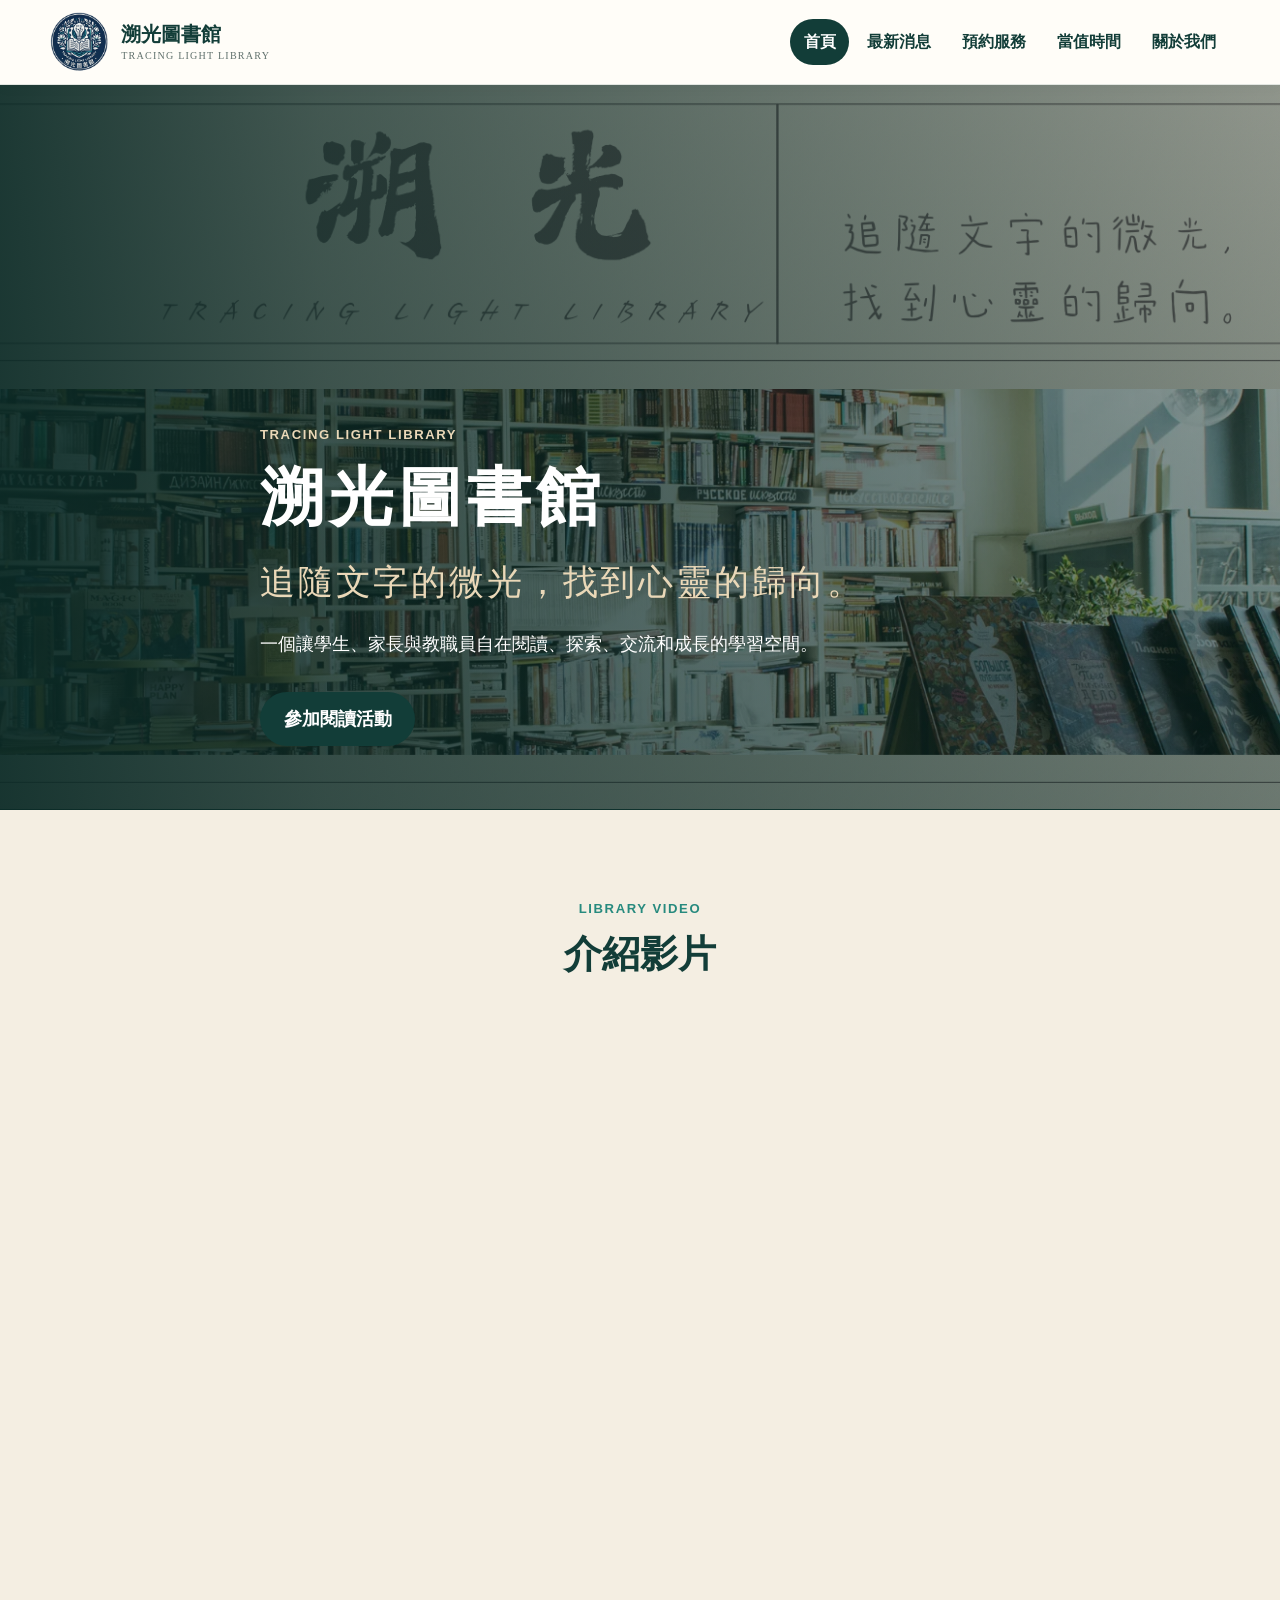
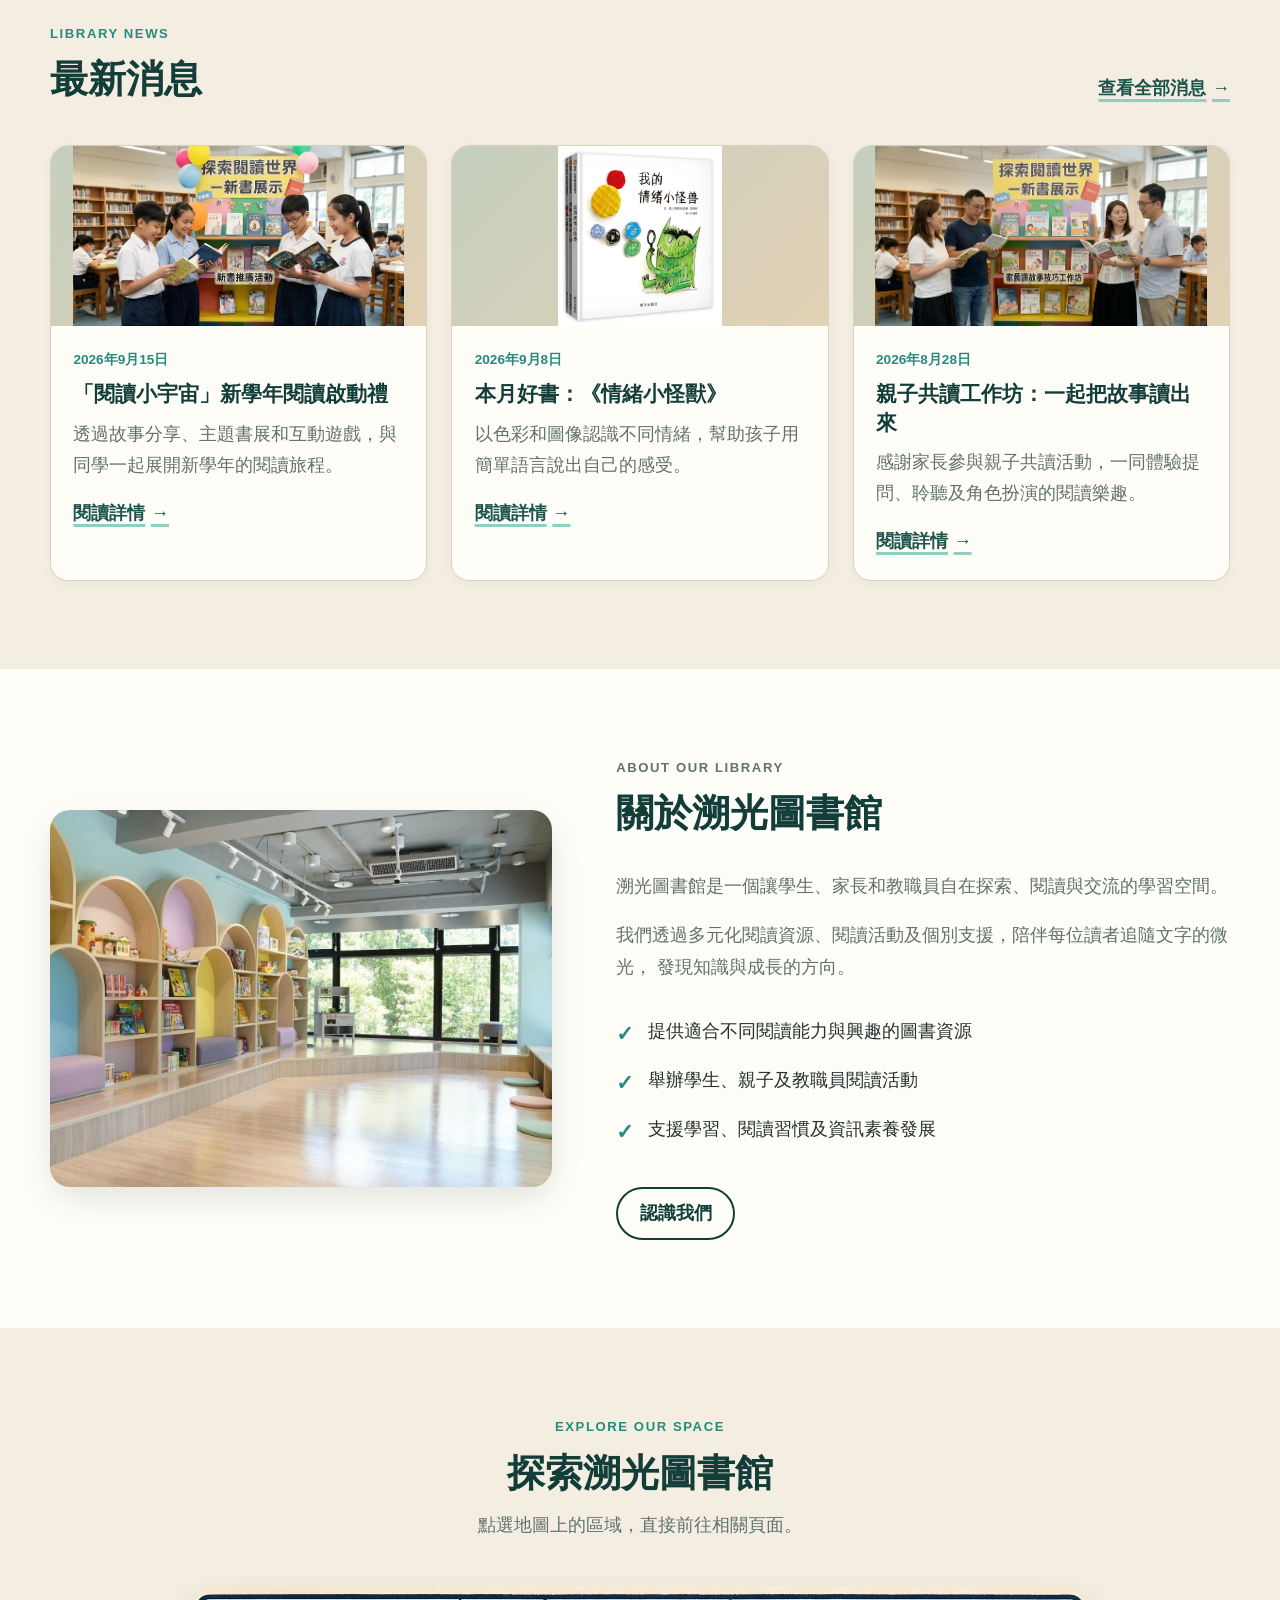
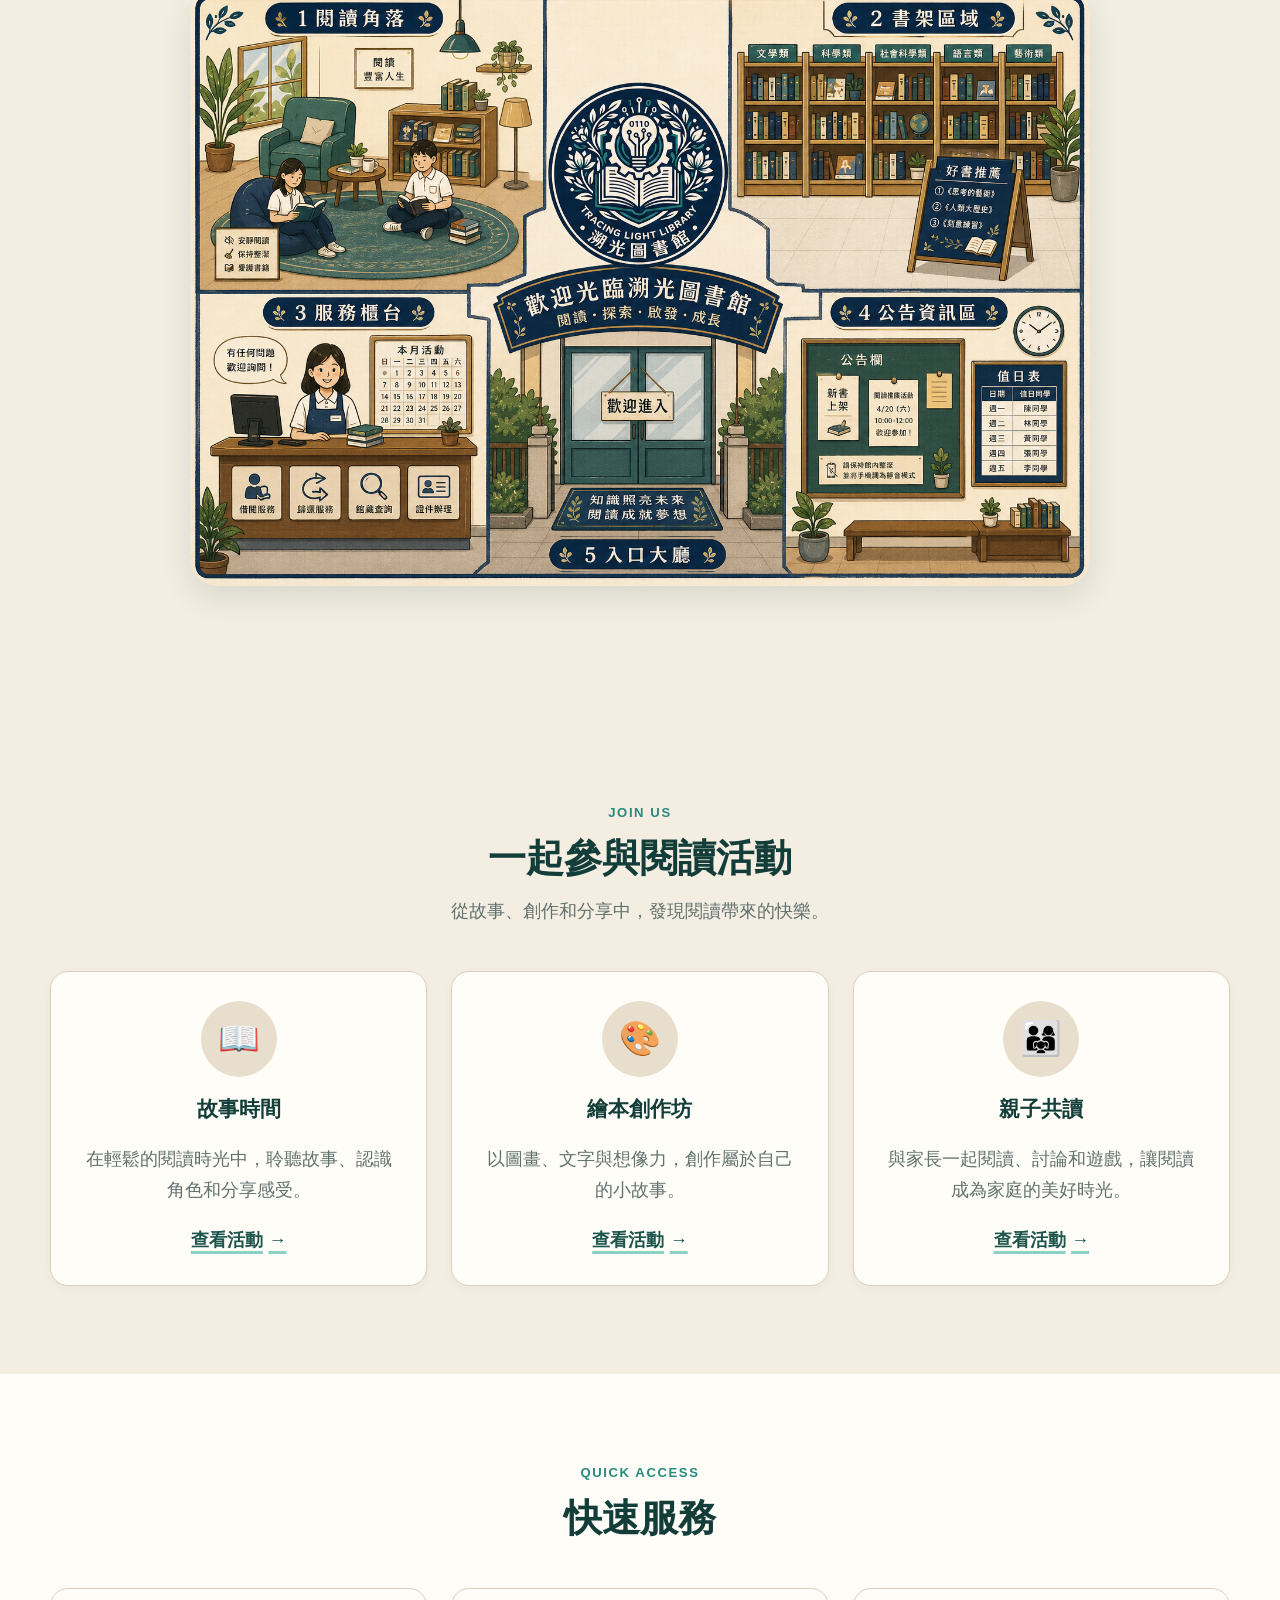
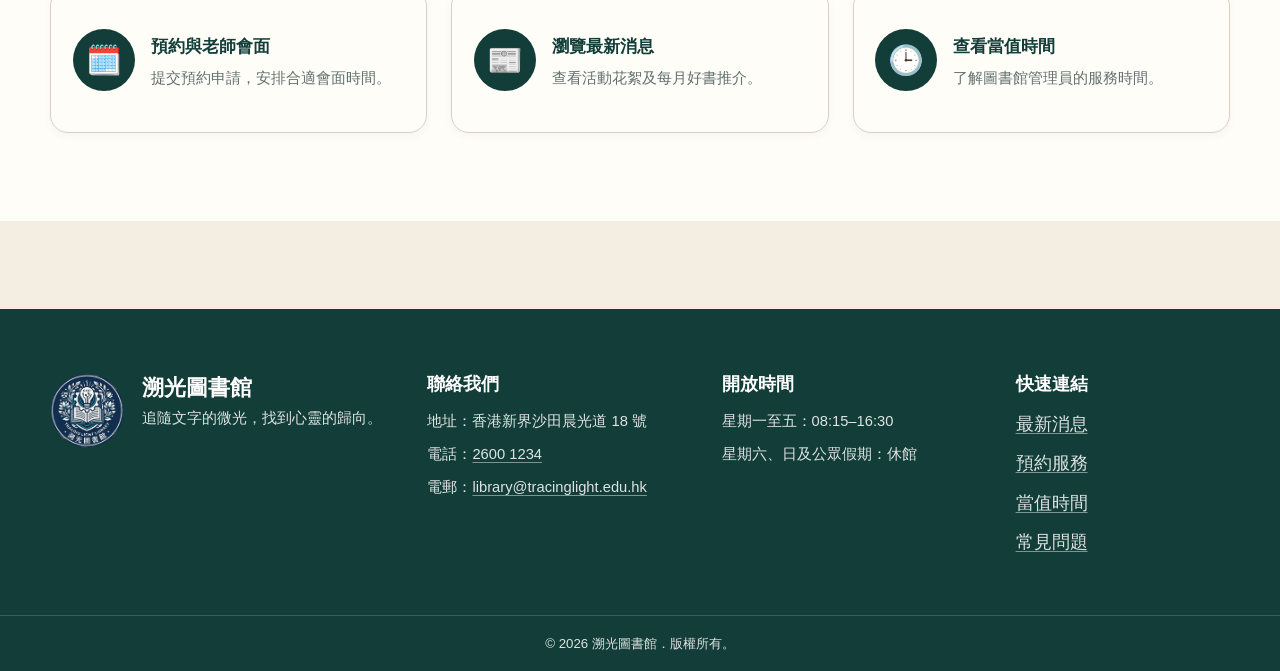
<file: index.html>
<!DOCTYPE html>
<html lang="zh-Hant">
<head>
  <meta charset="UTF-8">
  <meta name="viewport" content="width=device-width, initial-scale=1.0">
  <meta
    name="description"
    content="溯光圖書館為學生、家長及教職員提供閱讀推廣、學習資源、預約服務及圖書館資訊。"
  >
  <title>溯光圖書館｜首頁</title>

  <link rel="stylesheet" href="css/style.css">
  <script src="js/main.js" defer></script>
</head>

<body>
  <a class="skip-link" href="#main-content">跳至主要內容</a>

  <div id="header-placeholder"></div>

  <main id="main-content">
    <section class="hero" aria-labelledby="hero-title">
      <div class="hero-image">
        <img
          src="images/banner.png"
          alt="陽光照進圖書館，書架上擺放各類圖書"
        >
      </div>

      <div class="container hero-content" style="margin-top: 275px;">
        <p class="eyebrow">Tracing Light Library</p>
        <h1 id="hero-title">溯光圖書館</h1>
        <p class="hero-slogan">追隨文字的微光，找到心靈的歸向。</p>
        <p class="hero-description">
          一個讓學生、家長與教職員自在閱讀、探索、交流和成長的學習空間。
        </p>

        <a class="button button-primary" href="#reading-activities">參加閱讀活動</a>
      </div>
    </section>
    <!-- a section for emb youtube video -->
    <section class="section video-section" aria-labelledby="video-section-title">
      <div class="container">
        <div class="section-heading centered-heading">
          <p class="eyebrow">Library Video</p>
          <h2 id="video-section-title">介紹影片</h2>
        </div>

        <div class="video-wrapper">
          <!-- auto play -->
          <iframe
            width="100%"
            height="500px"
            src="https://www.youtube.com/embed/A6urnRc3DFU?autoplay=1&mute=1"
            title="介紹影片"
            frameborder="0"
            allowfullscreen
          ></iframe>
        </div>
      </div>
    <section class="section news-preview" aria-labelledby="news-preview-title">
      <div class="container">
        <div class="section-heading">
          <div>
            <p class="eyebrow">Library News</p>
            <h2 id="news-preview-title">最新消息</h2>
          </div>

          <a class="text-link" href="news.html">查看全部消息</a>
        </div>

        <div class="card-grid three-columns">
          <article class="news-card">
            <div class="card-image-placeholder" aria-hidden="true">
              <img src="images/閱讀小宇宙-front.jpg" alt="故事時間活動現場" style="height: 180px;" />
            </div>
            <div class="card-content">
              <time datetime="2026-09-15">2026年9月15日</time>
              <h3>「閱讀小宇宙」新學年閱讀啟動禮</h3>
              <p>透過故事分享、主題書展和互動遊戲，與同學一起展開新學年的閱讀旅程。</p>
              <a class="text-link" href="news.html">閱讀詳情</a>
            </div>
          </article>

          <article class="news-card">
            <div class="card-image-placeholder" aria-hidden="true">
              <span>
                <img src="images/情緒小怪獸.png" alt="故事時間活動現場" style="height: 180px;" />
              </span>
            </div>
            <div class="card-content">
              <time datetime="2026-09-08">2026年9月8日</time>
              <h3>本月好書：《情緒小怪獸》</h3>
              <p>以色彩和圖像認識不同情緒，幫助孩子用簡單語言說出自己的感受。</p>
              <a class="text-link" href="news.html">閱讀詳情</a>
            </div>
          </article>

          <article class="news-card">
            <div class="card-image-placeholder" aria-hidden="true">
              <span>
                <img src="images/親子共讀工作坊-2.png" alt="故事時間活動現場" style="height: 180px;" />
              </span>
            </div>
            <div class="card-content">
              <time datetime="2026-08-28">2026年8月28日</time>
              <h3>親子共讀工作坊：一起把故事讀出來</h3>
              <p>感謝家長參與親子共讀活動，一同體驗提問、聆聽及角色扮演的閱讀樂趣。</p>
              <a class="text-link" href="news.html">閱讀詳情</a>
            </div>
          </article>
        </div>
      </div>
    </section>

    <section class="section library-intro" aria-labelledby="library-intro-title">
      <div class="container two-column-layout">
        <div class="intro-visual" aria-hidden="true">
          <!-- if the image is not quite the right size, the image will height: 100% and only show the center portion -->
          <img src="images/library-intro.jpeg" alt="溯光圖書館內部空間，學生在書架間閱讀" style="height: 100%; border-radius: 20px" />
        </div>

        <div class="intro-content">
          <p class="eyebrow">About Our Library</p>
          <h2 id="library-intro-title">關於溯光圖書館</h2>
          <p>
            溯光圖書館是一個讓學生、家長和教職員自在探索、閱讀與交流的學習空間。
          </p>
          <p>
            我們透過多元化閱讀資源、閱讀活動及個別支援，陪伴每位讀者追隨文字的微光，
            發現知識與成長的方向。
          </p>

          <ul class="feature-list">
            <li>提供適合不同閱讀能力與興趣的圖書資源</li>
            <li>舉辦學生、親子及教職員閱讀活動</li>
            <li>支援學習、閱讀習慣及資訊素養發展</li>
          </ul>

          <a class="button button-secondary" href="about-us.html">認識我們</a>
        </div>
      </div>
    </section>

    <section class="section library-map" aria-labelledby="library-map-title">
      <div class="container">
        <div class="section-heading centered-heading">
          <p class="eyebrow">Explore Our Space</p>
          <h2 id="library-map-title">探索溯光圖書館</h2>
          <p>點選地圖上的區域，直接前往相關頁面。</p>
        </div>

        <div class="map-visual">
          <img
            src="images/library-floorplan.png"
            alt="溯光圖書館空間導覽圖，包含閱讀角、書架區、服務櫃檯、資訊牌及入口"
            usemap="#library-floorplan-map"
          >

          <map name="library-floorplan-map">
            <area
              shape="rect"
              coords="0,0,350,310"
              href="index.html"
              alt="閱讀角：前往首頁了解閱讀活動"
              title="閱讀角：前往首頁了解閱讀活動"
            >
            <area
              shape="rect"
              coords="530,0,1160,310"
              href="news.html"
              alt="書架區：前往最新消息查看好書推介"
              title="書架區：前往最新消息查看好書推介"
            >
            <area
              shape="rect"
              coords="0,310,300,760"
              href="reserve.html"
              alt="服務櫃檯：前往預約服務頁面"
              title="服務櫃檯：前往預約服務頁面"
            >
            <area
              shape="rect"
              coords="590,310,1160,760"
              href="schedule.html"
              alt="資訊牌：前往當值時間頁面"
              title="資訊牌：前往當值時間頁面"
            >
            <area
              shape="rect"
              coords="0,0,1200,1200"
              href="about-us.html"
              alt="入口與歡迎牌：前往關於我們頁面"
              title="入口與歡迎牌：前往關於我們頁面"
            >
          </map>
        </div>
      </div>
    </section>

    <section id="reading-activities" class="section reading-activities" aria-labelledby="activities-title">
      <div class="container">
        <div class="section-heading centered-heading">
          <p class="eyebrow">Join Us</p>
          <h2 id="activities-title">一起參與閱讀活動</h2>
          <p>從故事、創作和分享中，發現閱讀帶來的快樂。</p>
        </div>

        <div class="card-grid three-columns">
          <article class="activity-card">
            <div class="activity-icon" aria-hidden="true">📖</div>
            <h3>故事時間</h3>
            <p>在輕鬆的閱讀時光中，聆聽故事、認識角色和分享感受。</p>
            <a class="text-link" href="news.html">查看活動</a>
          </article>

          <article class="activity-card">
            <div class="activity-icon" aria-hidden="true">🎨</div>
            <h3>繪本創作坊</h3>
            <p>以圖畫、文字與想像力，創作屬於自己的小故事。</p>
            <a class="text-link" href="news.html">查看活動</a>
          </article>

          <article class="activity-card">
            <div class="activity-icon" aria-hidden="true">👨‍👩‍👧</div>
            <h3>親子共讀</h3>
            <p>與家長一起閱讀、討論和遊戲，讓閱讀成為家庭的美好時光。</p>
            <a class="text-link" href="news.html">查看活動</a>
          </article>
        </div>
      </div>
    </section>

    <section class="section quick-actions" aria-labelledby="quick-actions-title">
      <div class="container">
        <div class="section-heading centered-heading">
          <p class="eyebrow">Quick Access</p>
          <h2 id="quick-actions-title">快速服務</h2>
        </div>

        <div class="card-grid three-columns">
          <a class="action-card" href="reserve.html">
            <span class="action-icon" aria-hidden="true">🗓️</span>
            <span class="action-content">
              <strong>預約與老師會面</strong>
              <small>提交預約申請，安排合適會面時間。</small>
            </span>
          </a>

          <a class="action-card" href="news.html">
            <span class="action-icon" aria-hidden="true">📰</span>
            <span class="action-content">
              <strong>瀏覽最新消息</strong>
              <small>查看活動花絮及每月好書推介。</small>
            </span>
          </a>

          <a class="action-card" href="schedule.html">
            <span class="action-icon" aria-hidden="true">🕒</span>
            <span class="action-content">
              <strong>查看當值時間</strong>
              <small>了解圖書館管理員的服務時間。</small>
            </span>
          </a>
        </div>
      </div>
    </section>
  </main>

  <div id="footer-placeholder"></div>
</body>
</html>
</file>
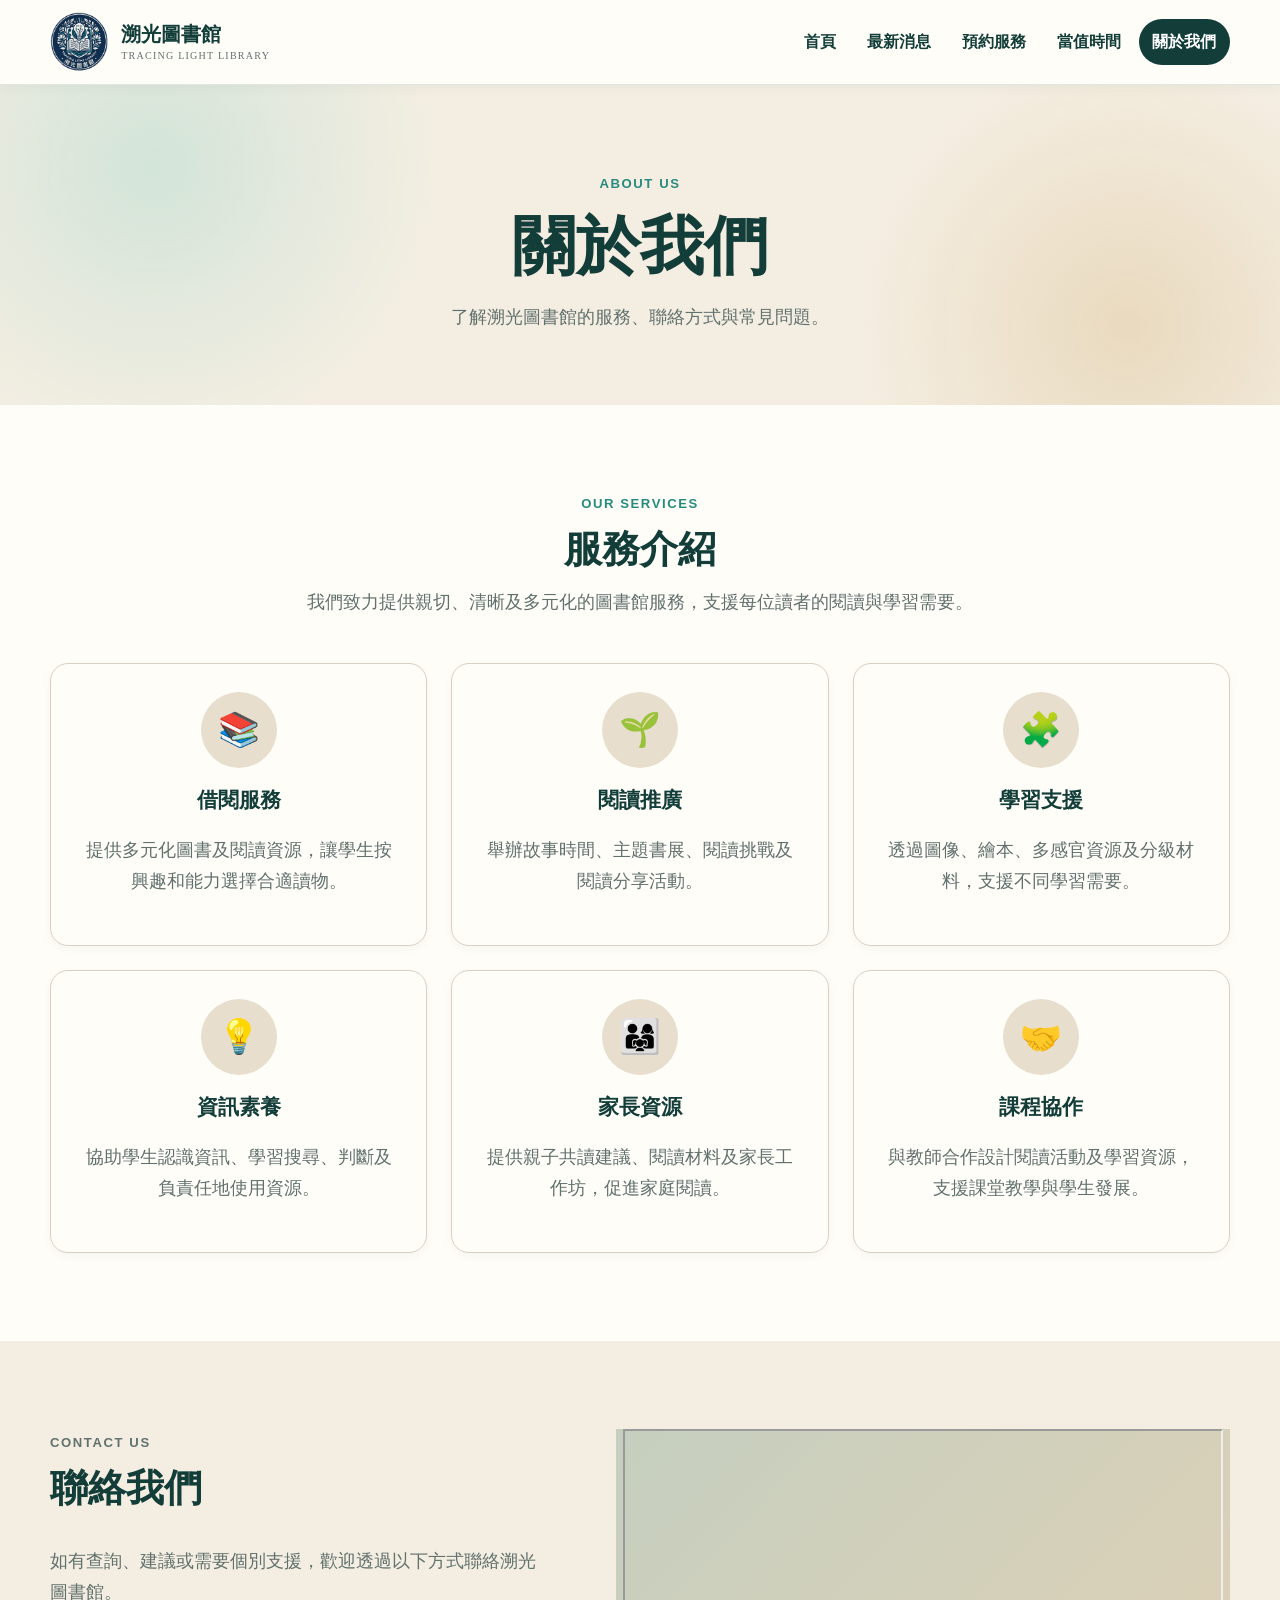
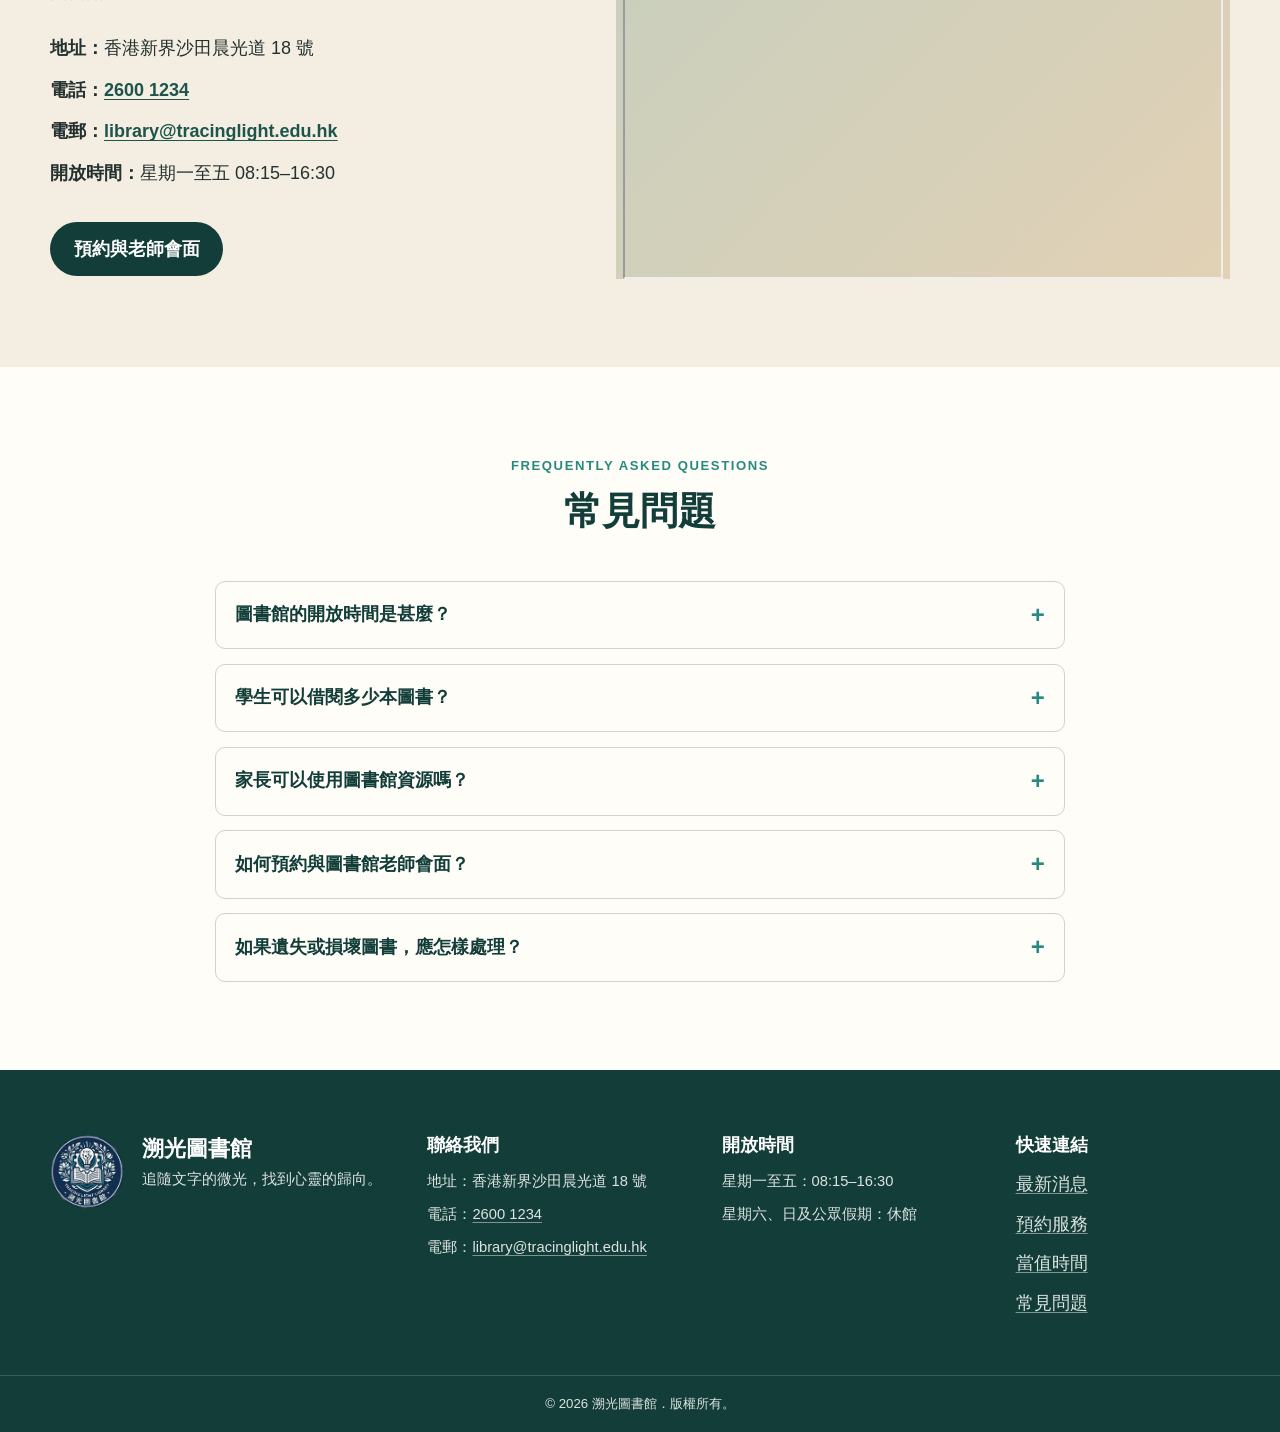
<file: about-us.html>
<!DOCTYPE html>
<html lang="zh-Hant">
<head>
  <meta charset="UTF-8">
  <meta name="viewport" content="width=device-width, initial-scale=1.0">
  <meta
    name="description"
    content="認識溯光圖書館的服務、聯絡方法及常見問題。"
  >
  <title>關於我們｜溯光圖書館</title>

  <link rel="stylesheet" href="css/style.css">
  <script src="js/main.js" defer></script>
</head>

<body>
  <a class="skip-link" href="#main-content">跳至主要內容</a>

  <div id="header-placeholder"></div>

  <main id="main-content">
    <section class="page-banner" aria-labelledby="page-title">
      <div class="container">
        <p class="eyebrow">About Us</p>
        <h1 id="page-title">關於我們</h1>
        <p>了解溯光圖書館的服務、聯絡方式與常見問題。</p>
      </div>
    </section>

    <section class="section services-section" aria-labelledby="services-title">
      <div class="container">
        <div class="section-heading centered-heading">
          <p class="eyebrow">Our Services</p>
          <h2 id="services-title">服務介紹</h2>
          <p>我們致力提供親切、清晰及多元化的圖書館服務，支援每位讀者的閱讀與學習需要。</p>
        </div>

        <div class="card-grid three-columns">
          <article class="service-card">
            <div class="service-icon" aria-hidden="true">📚</div>
            <h3>借閱服務</h3>
            <p>提供多元化圖書及閱讀資源，讓學生按興趣和能力選擇合適讀物。</p>
          </article>

          <article class="service-card">
            <div class="service-icon" aria-hidden="true">🌱</div>
            <h3>閱讀推廣</h3>
            <p>舉辦故事時間、主題書展、閱讀挑戰及閱讀分享活動。</p>
          </article>

          <article class="service-card">
            <div class="service-icon" aria-hidden="true">🧩</div>
            <h3>學習支援</h3>
            <p>透過圖像、繪本、多感官資源及分級材料，支援不同學習需要。</p>
          </article>

          <article class="service-card">
            <div class="service-icon" aria-hidden="true">💡</div>
            <h3>資訊素養</h3>
            <p>協助學生認識資訊、學習搜尋、判斷及負責任地使用資源。</p>
          </article>

          <article class="service-card">
            <div class="service-icon" aria-hidden="true">👨‍👩‍👧</div>
            <h3>家長資源</h3>
            <p>提供親子共讀建議、閱讀材料及家長工作坊，促進家庭閱讀。</p>
          </article>

          <article class="service-card">
            <div class="service-icon" aria-hidden="true">🤝</div>
            <h3>課程協作</h3>
            <p>與教師合作設計閱讀活動及學習資源，支援課堂教學與學生發展。</p>
          </article>
        </div>
      </div>
    </section>

    <section id="contact" class="section contact-section" aria-labelledby="contact-title">
      <div class="container two-column-layout">
        <div class="contact-content">
          <p class="eyebrow">Contact Us</p>
          <h2 id="contact-title">聯絡我們</h2>
          <p>如有查詢、建議或需要個別支援，歡迎透過以下方式聯絡溯光圖書館。</p>

          <address class="contact-details">
            <p><strong>地址：</strong>香港新界沙田晨光道 18 號</p>
            <p><strong>電話：</strong><a href="tel:+85226001234">2600 1234</a></p>
            <p><strong>電郵：</strong><a href="mailto:library@tracinglight.edu.hk">library@tracinglight.edu.hk</a></p>
            <p><strong>開放時間：</strong>星期一至五 08:15–16:30</p>
          </address>

          <a class="button button-primary" href="reserve.html">預約與老師會面</a>
        </div>

        <!-- embed google map -->
        <div id="location-map" class="map-placeholder" role="img" aria-label="溯光圖書館位置地圖" data-lat="22.3850" data-lng="114.1900" data-zoom="16">
          <span>正在載入地圖...</span>
          <small>如無法顯示，請稍後重新整理或改用 Google Maps</small>
        </div>
      </div>
    </section>

    <section id="faq" class="section faq-section" aria-labelledby="faq-title">
      <div class="container narrow-container">
        <div class="section-heading centered-heading">
          <p class="eyebrow">Frequently Asked Questions</p>
          <h2 id="faq-title">常見問題</h2>
        </div>

        <div class="faq-list">
          <details class="faq-item">
            <summary>圖書館的開放時間是甚麼？</summary>
            <p>圖書館於星期一至五上午 8 時 15 分至下午 4 時 30 分開放；星期六、日及公眾假期休館。</p>
          </details>

          <details class="faq-item">
            <summary>學生可以借閱多少本圖書？</summary>
            <p>示範安排為每位學生每次可借閱六本圖書，借閱期為兩星期；實際安排可按校內規則調整。</p>
          </details>

          <details class="faq-item">
            <summary>家長可以使用圖書館資源嗎？</summary>
            <p>可以。家長可在開放時間到訪，或先透過預約服務與圖書館老師聯絡，以了解適合親子共讀的資源。</p>
          </details>

          <details class="faq-item">
            <summary>如何預約與圖書館老師會面？</summary>
            <p>請前往「預約服務」頁面填寫表格，圖書館老師會盡快與你確認會面安排。</p>
          </details>

          <details class="faq-item">
            <summary>如果遺失或損壞圖書，應怎樣處理？</summary>
            <p>請盡快通知圖書館老師。我們會按圖書的情況與家長或學生商討合適的處理方法。</p>
          </details>
        </div>
      </div>
    </section>
  </main>

  <div id="footer-placeholder"></div>
</body>
</html>
</file>
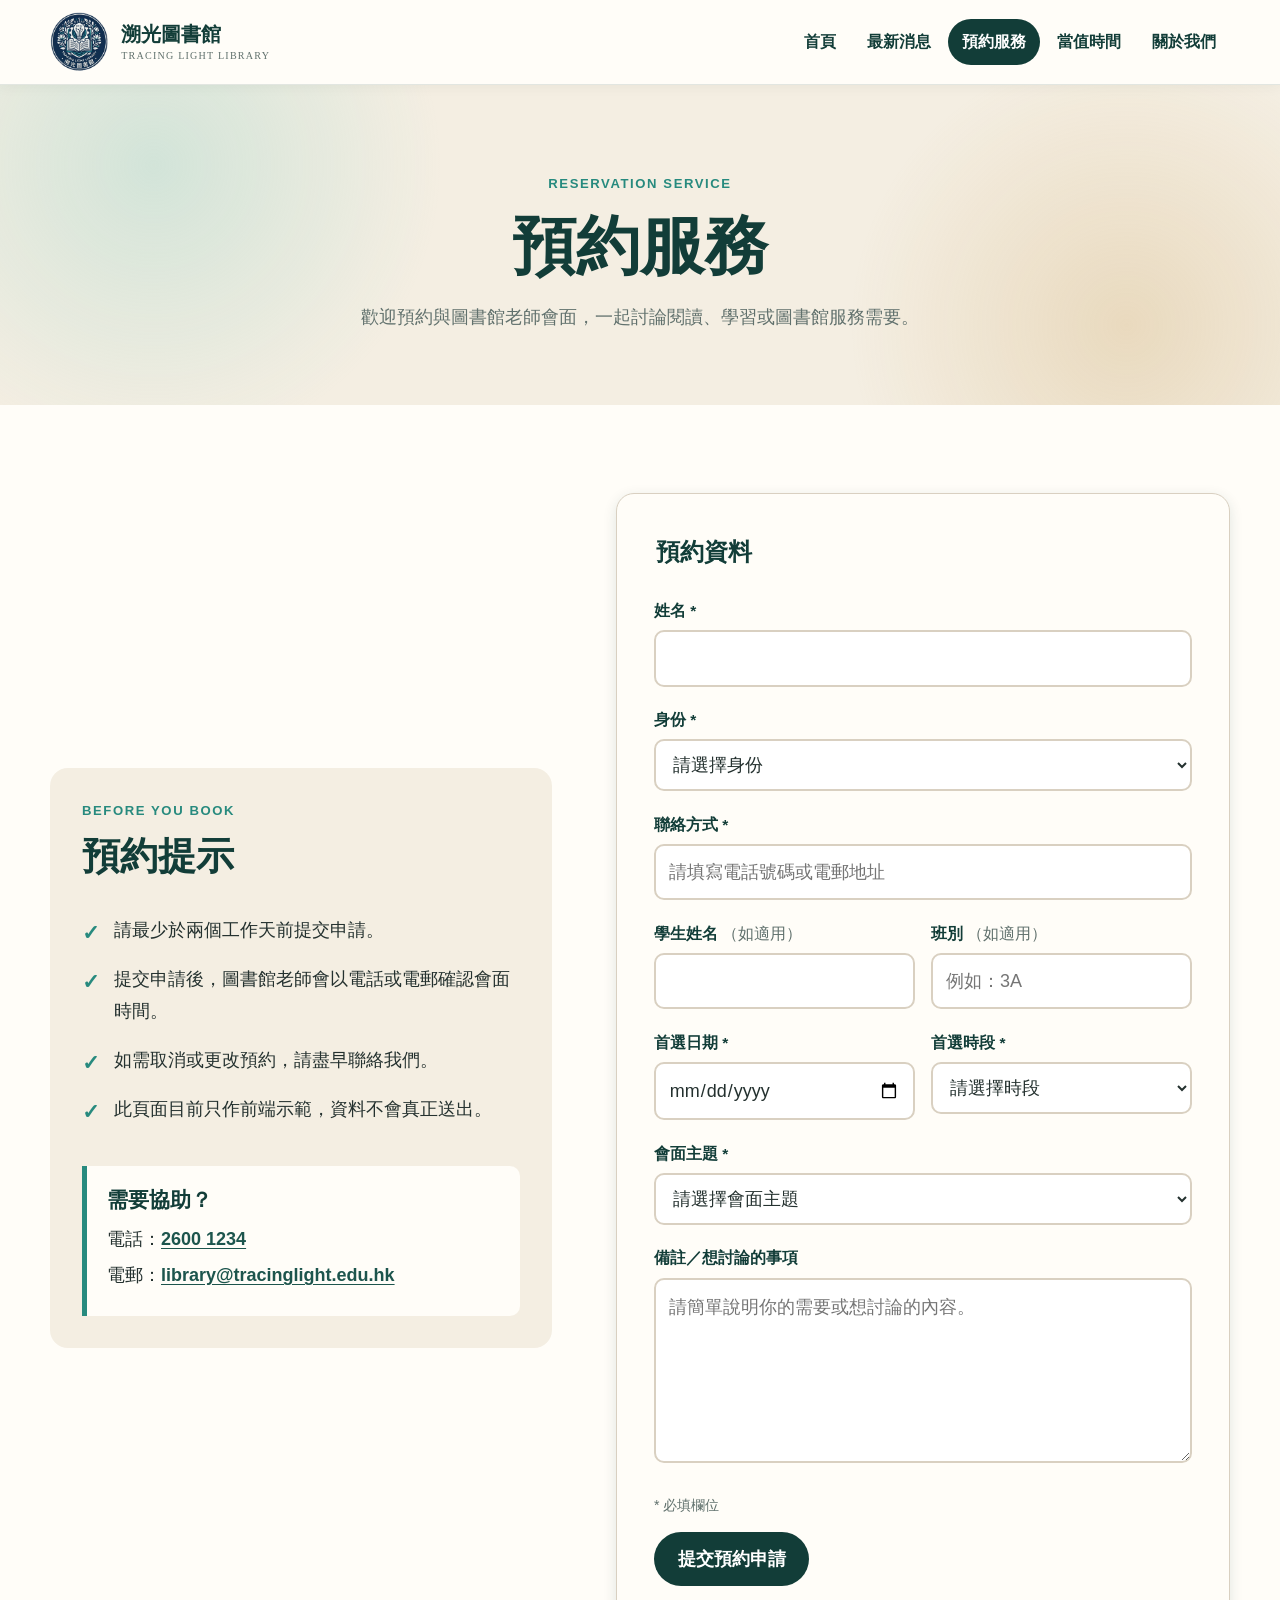
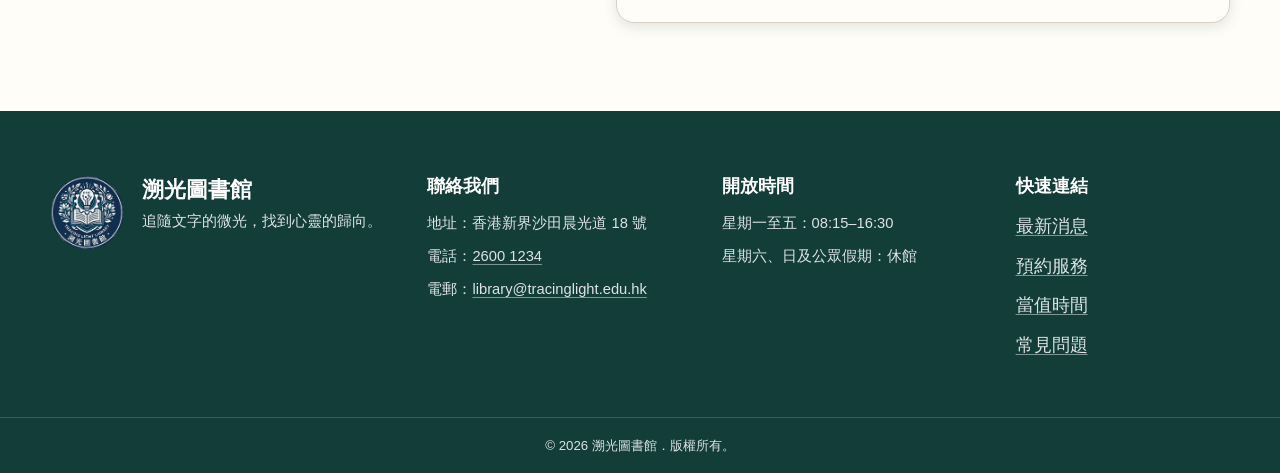
<file: reserve.html>
<!DOCTYPE html>
<html lang="zh-Hant">
<head>
  <meta charset="UTF-8">
  <meta name="viewport" content="width=device-width, initial-scale=1.0">
  <meta
    name="description"
    content="使用溯光圖書館預約服務，申請與圖書館老師會面。"
  >
  <title>預約服務｜溯光圖書館</title>

  <link rel="stylesheet" href="css/style.css">
  <script src="js/main.js" defer></script>
</head>

<body>
  <a class="skip-link" href="#main-content">跳至主要內容</a>

  <div id="header-placeholder"></div>

  <main id="main-content">
    <section class="page-banner" aria-labelledby="page-title">
      <div class="container">
        <p class="eyebrow">Reservation Service</p>
        <h1 id="page-title">預約服務</h1>
        <p>歡迎預約與圖書館老師會面，一起討論閱讀、學習或圖書館服務需要。</p>
      </div>
    </section>

    <section class="section reservation-section">
      <div class="container two-column-layout">
        <aside class="reservation-info" aria-labelledby="reservation-info-title">
          <p class="eyebrow">Before You Book</p>
          <h2 id="reservation-info-title">預約提示</h2>

          <ul class="feature-list">
            <li>請最少於兩個工作天前提交申請。</li>
            <li>提交申請後，圖書館老師會以電話或電郵確認會面時間。</li>
            <li>如需取消或更改預約，請盡早聯絡我們。</li>
            <li>此頁面目前只作前端示範，資料不會真正送出。</li>
          </ul>

          <div class="contact-box">
            <h3>需要協助？</h3>
            <p>電話：<a href="tel:+85226001234">2600 1234</a></p>
            <p>電郵：<a href="mailto:library@tracinglight.edu.hk">library@tracinglight.edu.hk</a></p>
          </div>
        </aside>

        <div class="reservation-form-wrapper">
          <form id="reservation-form" class="reservation-form" action="#" method="post">
            <fieldset>
              <legend>預約資料</legend>

              <div class="form-group">
                <label for="name">姓名 <span aria-hidden="true">*</span></label>
                <input id="name" name="name" type="text" autocomplete="name" required>
              </div>

              <div class="form-group">
                <label for="identity">身份 <span aria-hidden="true">*</span></label>
                <select id="identity" name="identity" required>
                  <option value="">請選擇身份</option>
                  <option value="student">學生</option>
                  <option value="parent">家長</option>
                  <option value="staff">教職員</option>
                  <option value="other">其他</option>
                </select>
              </div>

              <div class="form-group">
                <label for="contact-method">聯絡方式 <span aria-hidden="true">*</span></label>
                <input
                  id="contact-method"
                  name="contact-method"
                  type="text"
                  placeholder="請填寫電話號碼或電郵地址"
                  required
                >
              </div>

              <div class="form-row">
                <div class="form-group">
                  <label for="student-name">學生姓名 <span class="optional">（如適用）</span></label>
                  <input id="student-name" name="student-name" type="text">
                </div>

                <div class="form-group">
                  <label for="student-class">班別 <span class="optional">（如適用）</span></label>
                  <input id="student-class" name="student-class" type="text" placeholder="例如：3A">
                </div>
              </div>

              <div class="form-row">
                <div class="form-group">
                  <label for="reservation-date">首選日期 <span aria-hidden="true">*</span></label>
                  <input id="reservation-date" name="reservation-date" type="date" required>
                </div>

                <div class="form-group">
                  <label for="reservation-time">首選時段 <span aria-hidden="true">*</span></label>
                  <select id="reservation-time" name="reservation-time" required>
                    <option value="">請選擇時段</option>
                    <option value="morning">上午 09:00–10:00</option>
                    <option value="late-morning">上午 10:30–11:30</option>
                    <option value="afternoon">下午 14:00–15:00</option>
                    <option value="late-afternoon">下午 15:30–16:30</option>
                  </select>
                </div>
              </div>

              <div class="form-group">
                <label for="meeting-topic">會面主題 <span aria-hidden="true">*</span></label>
                <select id="meeting-topic" name="meeting-topic" required>
                  <option value="">請選擇會面主題</option>
                  <option value="reading-support">閱讀支援</option>
                  <option value="book-recommendation">圖書推介</option>
                  <option value="learning-resources">學習資源</option>
                  <option value="library-service">圖書館服務</option>
                  <option value="other">其他</option>
                </select>
              </div>

              <div class="form-group">
                <label for="message">備註／想討論的事項</label>
                <textarea
                  id="message"
                  name="message"
                  rows="5"
                  placeholder="請簡單說明你的需要或想討論的內容。"
                ></textarea>
              </div>

              <p class="required-note"><span aria-hidden="true">*</span> 必填欄位</p>

              <button class="button button-primary" type="submit">提交預約申請</button>
            </fieldset>
          </form>

          <div
            id="form-success-message"
            class="form-success-message"
            role="status"
            aria-live="polite"
            hidden
          >
            <h2>已收到你的預約申請！</h2>
            <p>感謝你的填寫。圖書館老師會盡快以你提供的聯絡方式回覆。</p>
          </div>
        </div>
      </div>
    </section>
  </main>

  <div id="footer-placeholder"></div>
</body>
</html>
</file>
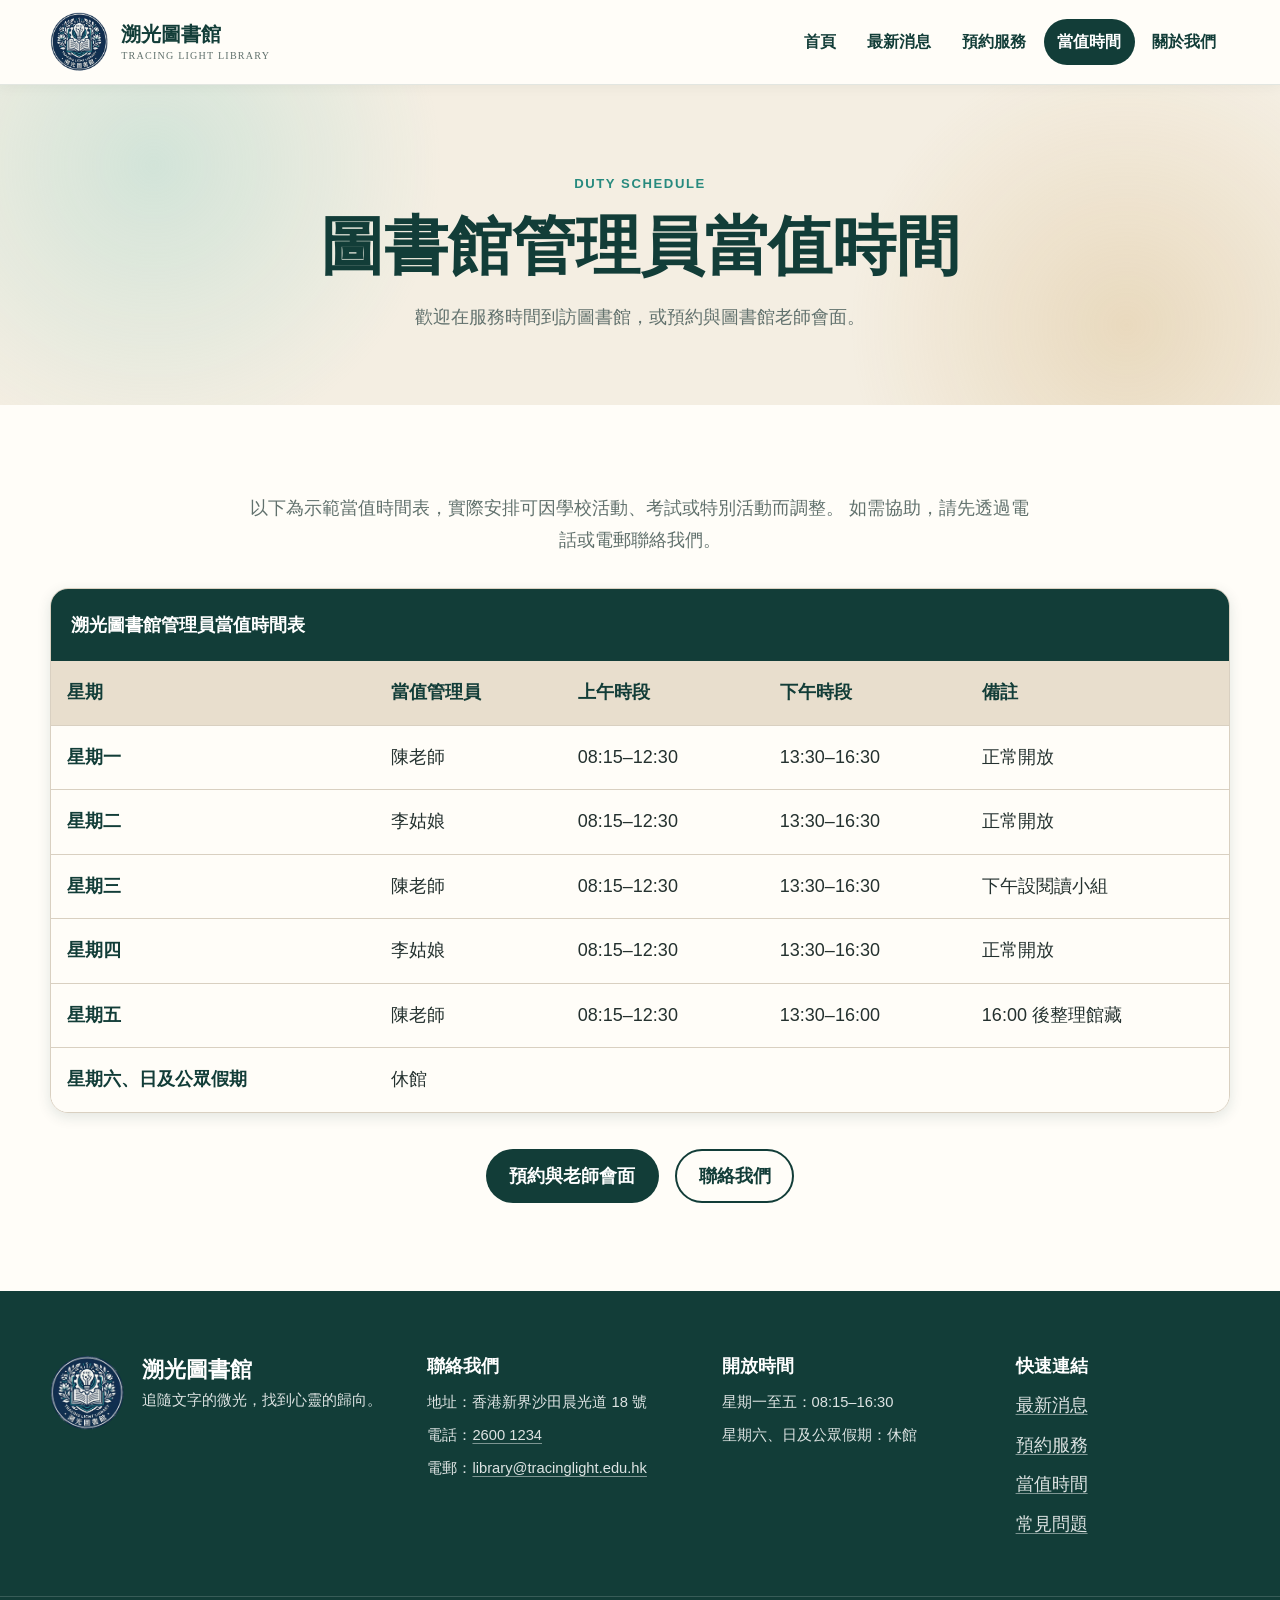
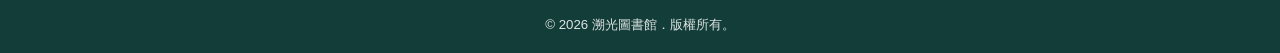
<file: schedule.html>
<!DOCTYPE html>
<html lang="zh-Hant">
<head>
  <meta charset="UTF-8">
  <meta name="viewport" content="width=device-width, initial-scale=1.0">
  <meta
    name="description"
    content="查看溯光圖書館管理員當值時間及圖書館開放安排。"
  >
  <title>當值時間｜溯光圖書館</title>

  <link rel="stylesheet" href="css/style.css">
  <script src="js/main.js" defer></script>
</head>

<body>
  <a class="skip-link" href="#main-content">跳至主要內容</a>

  <div id="header-placeholder"></div>

  <main id="main-content">
    <section class="page-banner" aria-labelledby="page-title">
      <div class="container">
        <p class="eyebrow">Duty Schedule</p>
        <h1 id="page-title">圖書館管理員當值時間</h1>
        <p>歡迎在服務時間到訪圖書館，或預約與圖書館老師會面。</p>
      </div>
    </section>

    <section class="section schedule-section">
      <div class="container">
        <div class="schedule-intro">
          <p>
            以下為示範當值時間表，實際安排可因學校活動、考試或特別活動而調整。
            如需協助，請先透過電話或電郵聯絡我們。
          </p>
        </div>

        <div class="table-wrapper" tabindex="0">
          <table class="schedule-table">
            <caption>溯光圖書館管理員當值時間表</caption>
            <thead>
              <tr>
                <th scope="col">星期</th>
                <th scope="col">當值管理員</th>
                <th scope="col">上午時段</th>
                <th scope="col">下午時段</th>
                <th scope="col">備註</th>
              </tr>
            </thead>

            <tbody>
              <tr>
                <th scope="row">星期一</th>
                <td>陳老師</td>
                <td>08:15–12:30</td>
                <td>13:30–16:30</td>
                <td>正常開放</td>
              </tr>

              <tr>
                <th scope="row">星期二</th>
                <td>李姑娘</td>
                <td>08:15–12:30</td>
                <td>13:30–16:30</td>
                <td>正常開放</td>
              </tr>

              <tr>
                <th scope="row">星期三</th>
                <td>陳老師</td>
                <td>08:15–12:30</td>
                <td>13:30–16:30</td>
                <td>下午設閱讀小組</td>
              </tr>

              <tr>
                <th scope="row">星期四</th>
                <td>李姑娘</td>
                <td>08:15–12:30</td>
                <td>13:30–16:30</td>
                <td>正常開放</td>
              </tr>

              <tr>
                <th scope="row">星期五</th>
                <td>陳老師</td>
                <td>08:15–12:30</td>
                <td>13:30–16:00</td>
                <td>16:00 後整理館藏</td>
              </tr>

              <tr>
                <th scope="row">星期六、日及公眾假期</th>
                <td colspan="4">休館</td>
              </tr>
            </tbody>
          </table>
        </div>

        <div class="schedule-actions">
          <a class="button button-primary" href="reserve.html">預約與老師會面</a>
          <a class="button button-secondary" href="about-us.html#contact">聯絡我們</a>
        </div>
      </div>
    </section>
  </main>

  <div id="footer-placeholder"></div>
</body>
</html>
</file>
<file: css/style.css>
/* =========================
   溯光圖書館｜全域設定
   ========================= */

:root {
  --color-forest-900: #123d38;
  --color-forest-800: #1d554d;
  --color-forest-700: #2c6a60;
  --color-teal-600: #278a7e;
  --color-teal-300: #8ccfc5;
  --color-cream-50: #fbf8f1;
  --color-cream-100: #f4eee2;
  --color-cream-200: #e8decd;
  --color-paper: #fffdf8;
  --color-navy: #102e4d;
  --color-ink: #24312f;
  --color-muted: #61716d;
  --color-white: #ffffff;
  --color-gold: #c99d54;
  --color-gold-light: #ead8b8;
  --color-success-bg: #e3f3ea;
  --color-success-text: #185a38;
  --color-border: #d9d0c1;
  --color-shadow: rgba(18, 61, 56, 0.12);

  --font-family:
    "Noto Sans TC", "PingFang TC", "Microsoft JhengHei",
    "Heiti TC", sans-serif;

  --radius-small: 10px;
  --radius-medium: 18px;
  --radius-large: 28px;

  --shadow-small: 0 4px 14px var(--color-shadow);
  --shadow-medium: 0 12px 30px var(--color-shadow);

  --transition: 180ms ease;
  --container-width: 1180px;
}

/* =========================
   基本重設
   ========================= */

* {
  box-sizing: border-box;
}

html {
  scroll-behavior: smooth;
}

body {
  min-width: 320px;
  margin: 0;
  overflow-x: hidden;
  background-color: var(--color-cream-50);
  color: var(--color-ink);
  font-family: var(--font-family);
  font-size: 18px;
  line-height: 1.75;
}

img {
  display: block;
  max-width: 100%;
}

a {
  color: inherit;
  text-decoration: none;
}

button,
input,
select,
textarea {
  font: inherit;
}

button {
  cursor: pointer;
}

ul {
  padding-left: 1.35rem;
}

h1,
h2,
h3,
p {
  margin-top: 0;
}

h1,
h2,
h3 {
  color: var(--color-forest-900);
  font-weight: 700;
  line-height: 1.35;
}

h1 {
  font-size: clamp(2.3rem, 5vw, 4.4rem);
}

h2 {
  font-size: clamp(1.7rem, 3vw, 2.5rem);
}

h3 {
  font-size: 1.3rem;
}

::selection {
  background: var(--color-teal-300);
  color: var(--color-forest-900);
}

/* =========================
   通用版面
   ========================= */

.container {
  width: min(calc(100% - 2.5rem), var(--container-width));
  margin-inline: auto;
}

.narrow-container {
  width: min(calc(100% - 2.5rem), 850px);
  margin-inline: auto;
}

.section {
  padding: 5.5rem 0;
}

.section:nth-of-type(even) {
  background-color: var(--color-cream-100);
}

.two-column-layout {
  display: grid;
  grid-template-columns: minmax(0, 0.9fr) minmax(0, 1.1fr);
  gap: clamp(2rem, 5vw, 5rem);
  align-items: center;
}

.card-grid {
  display: grid;
  gap: 1.5rem;
}

.three-columns {
  grid-template-columns: repeat(3, minmax(0, 1fr));
}

.section-heading {
  display: flex;
  align-items: end;
  justify-content: space-between;
  gap: 1.5rem;
  margin-bottom: 2.5rem;
}

.section-heading h2 {
  margin-bottom: 0;
}

.centered-heading {
  display: block;
  max-width: 740px;
  margin: 0 auto 2.75rem;
  text-align: center;
}

.centered-heading h2 {
  margin-bottom: 0.75rem;
}

.centered-heading p:last-child {
  margin-bottom: 0;
  color: var(--color-muted);
}

.eyebrow {
  margin-bottom: 0.45rem;
  color: var(--color-teal-600);
  font-size: 0.82rem;
  font-weight: 800;
  letter-spacing: 0.12em;
  text-transform: uppercase;
}

/* =========================
   無障礙輔助
   ========================= */

.skip-link {
  position: fixed;
  z-index: 9999;
  top: 0.75rem;
  left: 0.75rem;
  padding: 0.7rem 1rem;
  transform: translateY(-180%);
  border-radius: var(--radius-small);
  background-color: var(--color-navy);
  color: var(--color-white);
  font-weight: 700;
  transition: transform var(--transition);
}

.skip-link:focus {
  transform: translateY(0);
}

a:focus-visible,
button:focus-visible,
input:focus-visible,
select:focus-visible,
textarea:focus-visible,
details:focus-visible {
  outline: 4px solid var(--color-gold);
  outline-offset: 4px;
}

/* =========================
   按鈕與文字連結
   ========================= */

.button {
  display: inline-flex;
  min-height: 52px;
  align-items: center;
  justify-content: center;
  padding: 0.8rem 1.35rem;
  border: 2px solid transparent;
  border-radius: 999px;
  font-weight: 800;
  line-height: 1.35;
  text-align: center;
  transition:
    transform var(--transition),
    background-color var(--transition),
    border-color var(--transition),
    box-shadow var(--transition);
}

.button:hover {
  transform: translateY(-3px);
  box-shadow: var(--shadow-small);
}

.button-primary {
  background-color: var(--color-forest-900);
  color: var(--color-white);
}

.button-primary:hover {
  background-color: var(--color-forest-700);
}

.button-secondary {
  border-color: var(--color-forest-900);
  background-color: transparent;
  color: var(--color-forest-900);
}

.button-secondary:hover {
  background-color: var(--color-forest-900);
  color: var(--color-white);
}

.text-link {
  display: inline-flex;
  align-items: center;
  gap: 0.35rem;
  color: var(--color-forest-800);
  font-weight: 800;
  text-decoration: underline;
  text-decoration-color: var(--color-teal-300);
  text-decoration-thickness: 3px;
  text-underline-offset: 5px;
  transition: color var(--transition);
}

.text-link::after {
  content: "→";
  transition: transform var(--transition);
}

.text-link:hover {
  color: var(--color-teal-600);
}

.text-link:hover::after {
  transform: translateX(4px);
}

.gallery-modal {
  position: fixed;
  inset: 0;
  display: none;
  z-index: 1200;
}

.gallery-modal.is-open {
  display: block;
}

.gallery-backdrop {
  position: absolute;
  inset: 0;
  background: rgba(18, 61, 56, 0.72);
}

.gallery-frame {
  position: relative;
  width: min(90vw, 850px);
  max-height: 90vh;
  margin: auto;
  padding: 1.5rem;
  border-radius: var(--radius-large);
  background-color: var(--color-paper);
  box-shadow: var(--shadow-medium);
  overflow: hidden;
  z-index: 1;
}

.gallery-close {
  position: absolute;
  top: 1rem;
  right: 1rem;
  width: 2.75rem;
  height: 2.75rem;
  border: 0;
  border-radius: 999px;
  background-color: rgba(255, 255, 255, 0.95);
  color: var(--color-forest-900);
  font-size: 1.4rem;
  font-weight: 700;
}

.gallery-content {
  position: relative;
  display: grid;
  gap: 1rem;
  align-items: center;
}

.gallery-slide {
  display: grid;
  place-items: center;
  min-height: 320px;
  overflow: hidden;
  border-radius: var(--radius-medium);
  background-color: var(--color-cream-50);
}

.gallery-image {
  width: 100%;
  height: auto;
  max-height: 65vh;
  object-fit: contain;
}

.gallery-info {
  display: grid;
  gap: 0.35rem;
  color: var(--color-forest-900);
}

.gallery-counter {
  font-size: 0.95rem;
  font-weight: 700;
  letter-spacing: 0.04em;
}

.gallery-caption {
  color: var(--color-muted);
}

.gallery-actions {
  display: flex;
  justify-content: space-between;
  gap: 1rem;
}

.gallery-actions button {
  flex: 1 1 0;
  border: 1px solid var(--color-border);
  border-radius: var(--radius-small);
  background-color: var(--color-white);
  color: var(--color-forest-900);
  padding: 0.95rem 1rem;
  font-weight: 800;
}

.gallery-actions button:hover {
  background-color: var(--color-cream-100);
}

/* =========================
   Header
   ========================= */

.site-header {
  position: sticky;
  z-index: 1000;
  top: 0;
  border-bottom: 1px solid rgba(18, 61, 56, 0.12);
  background: rgba(255, 253, 248, 0.96);
  box-shadow: 0 2px 12px rgba(18, 61, 56, 0.05);
  backdrop-filter: blur(10px);
}

.header-container {
  display: flex;
  min-height: 84px;
  align-items: center;
  justify-content: space-between;
  gap: 1.5rem;
}

.brand {
  display: inline-flex;
  min-width: max-content;
  align-items: center;
  gap: 0.7rem;
}

.brand-logo {
  width: 60px;
  height: 60px;
  border-radius: 50%;
  object-fit: cover;
}

.brand-text {
  display: grid;
  line-height: 1.2;
}

.brand-text strong {
  color: var(--color-forest-900);
  font-size: 1.25rem;
}

.brand-text small {
  margin-top: 0.2rem;
  color: var(--color-muted);
  font-family: Georgia, serif;
  font-size: 0.63rem;
  letter-spacing: 0.12em;
  text-transform: uppercase;
}

.main-navigation ul {
  display: flex;
  align-items: center;
  gap: 0.25rem;
  margin: 0;
  padding: 0;
  list-style: none;
}

.main-navigation a {
  display: inline-flex;
  min-height: 46px;
  align-items: center;
  padding: 0.55rem 0.85rem;
  border-radius: 999px;
  color: var(--color-forest-900);
  font-size: 0.98rem;
  font-weight: 800;
  transition:
    background-color var(--transition),
    color var(--transition);
}

.main-navigation a:hover,
.main-navigation a[aria-current="page"] {
  background-color: var(--color-forest-900);
  color: var(--color-white);
}

.menu-toggle {
  display: none;
  width: 48px;
  height: 48px;
  padding: 0;
  border: 1px solid var(--color-border);
  border-radius: var(--radius-small);
  background-color: var(--color-paper);
}

.menu-toggle span {
  display: block;
  width: 22px;
  height: 2px;
  margin: 4px auto;
  background-color: var(--color-forest-900);
}

/* =========================
   首頁主視覺
   ========================= */

.hero {
  position: relative;
  display: grid;
  min-height: min(720px, calc(100vh - 84px));
  align-items: center;
  overflow: hidden;
  background-color: var(--color-forest-900);
  color: var(--color-white);
}

.hero-image {
  position: absolute;
  inset: 0;
}

.hero-image::after {
  position: absolute;
  inset: 0;
  content: "";
  background:
    linear-gradient(90deg, rgba(10, 42, 38, 0.9) 0%, rgba(10, 42, 38, 0.7) 25%, rgba(10, 42, 38, 0.3) 100%),
    linear-gradient(0deg, rgba(10, 42, 38, 0.35), rgba(10, 42, 38, 0.1));
}

.hero-image img {
  width: 100%;
  height: 100%;
  object-fit: cover;
}

.hero-content {
  position: relative;
  z-index: 1;
  max-width: 760px;
  padding-top: 4rem;
  padding-bottom: 4rem;
}

.hero .eyebrow {
  color: var(--color-gold-light);
}

.hero h1 {
  margin-bottom: 0.7rem;
  color: var(--color-white);
  letter-spacing: 0.08em;
}

.hero-slogan {
  max-width: 620px;
  margin-bottom: 1rem;
  color: var(--color-gold-light);
  font-family: "KaiTi TC", "STKaiti", serif;
  font-size: clamp(1.45rem, 3vw, 2.2rem);
  letter-spacing: 0.08em;
}

.hero-description {
  max-width: 620px;
  margin-bottom: 2rem;
  font-size: 1.1rem;
}

/* =========================
   卡片通用
   ========================= */

.news-card,
.book-card,
.activity-card,
.service-card,
.action-card {
  border: 1px solid var(--color-border);
  border-radius: var(--radius-medium);
  background-color: var(--color-paper);
  box-shadow: 0 3px 10px rgba(18, 61, 56, 0.04);
  overflow: hidden;
}

.news-card,
.book-card,
.activity-card,
.service-card {
  height: 100%;
  transition:
    transform var(--transition),
    box-shadow var(--transition);
}

.news-card:hover,
.book-card:hover,
.activity-card:hover,
.service-card:hover {
  transform: translateY(-6px);
  box-shadow: var(--shadow-medium);
}

.card-content {
  padding: 1.4rem;
}

.card-content h3 {
  margin-bottom: 0.65rem;
}

.card-content p {
  margin-bottom: 1rem;
  color: var(--color-muted);
}

.card-content time {
  display: block;
  margin-bottom: 0.55rem;
  color: var(--color-teal-600);
  font-size: 0.85rem;
  font-weight: 800;
}

.card-image-placeholder,
.news-image-placeholder,
.book-cover-placeholder,
.map-placeholder {
  display: grid;
  min-height: 190px;
  place-items: center;
  background:
    linear-gradient(135deg, rgba(39, 138, 126, 0.18), rgba(201, 157, 84, 0.2)),
    var(--color-cream-200);
  color: var(--color-forest-800);
  font-weight: 800;
}

.card-image-placeholder {
  min-height: 180px;
}

/* =========================
   首頁內容
   ========================= */

.library-intro {
  background-color: var(--color-paper) !important;
}

.intro-visual {
  display: grid;
  min-height: 340px;
  place-items: center;
  border-radius: var(--radius-large);
  background:
    radial-gradient(circle at 30% 30%, var(--color-gold-light), transparent 30%),
    linear-gradient(145deg, var(--color-forest-900), var(--color-teal-600));
  box-shadow: var(--shadow-medium);
}

.icon-circle {
  display: grid;
  width: 190px;
  height: 190px;
  place-items: center;
  border: 10px solid rgba(255, 255, 255, 0.24);
  border-radius: 50%;
  background-color: rgba(255, 253, 248, 0.95);
  font-size: 5rem;
  box-shadow: 0 0 0 20px rgba(255, 255, 255, 0.08);
}

.intro-content p {
  color: var(--color-muted);
}

.feature-list {
  margin: 1.5rem 0 2rem;
  padding: 0;
  list-style: none;
}

.feature-list li {
  position: relative;
  padding: 0.55rem 0 0.55rem 2rem;
}

.feature-list li::before {
  position: absolute;
  left: 0;
  content: "✓";
  color: var(--color-teal-600);
  font-size: 1.3rem;
  font-weight: 900;
}

.reading-activities {
  background-color: var(--color-cream-100) !important;
}

.activity-card,
.service-card {
  padding: 1.8rem;
  text-align: center;
}

.activity-card-image {
  overflow: hidden;
  border-radius: var(--radius-small);
  margin-bottom: 1rem;
}

.activity-card-image img {
  width: 100%;
  height: auto;
  display: block;
  aspect-ratio: 16 / 10;
  object-fit: cover;
}

.activity-card p,
.service-card p {
  color: var(--color-muted);
}

.activity-icon,
.service-icon {
  display: grid;
  width: 76px;
  height: 76px;
  place-items: center;
  margin: 0 auto 1.1rem;
  border-radius: 50%;
  background-color: var(--color-cream-200);
  font-size: 2.1rem;
}

.quick-actions {
  background-color: var(--color-paper) !important;
}

.action-card {
  display: flex;
  min-height: 145px;
  align-items: center;
  gap: 1rem;
  padding: 1.35rem;
  transition:
    transform var(--transition),
    box-shadow var(--transition),
    border-color var(--transition);
}

.action-card:hover {
  transform: translateY(-5px);
  border-color: var(--color-teal-600);
  box-shadow: var(--shadow-medium);
}

.action-icon {
  display: grid;
  width: 62px;
  height: 62px;
  flex: 0 0 62px;
  place-items: center;
  border-radius: 50%;
  background-color: var(--color-forest-900);
  font-size: 1.8rem;
}

.action-content {
  display: grid;
  gap: 0.25rem;
}

.action-content strong {
  color: var(--color-forest-900);
  font-size: 1.05rem;
}

.action-content small {
  color: var(--color-muted);
  line-height: 1.55;
}

.library-map {
  background-color: var(--color-cream-100) !important;
}

.map-visual {
  position: relative;
  max-width: 900px;
  margin: 0 auto 2.5rem;
  border-radius: var(--radius-large);
  overflow: hidden;
  box-shadow: var(--shadow-medium);
}

.map-visual img {
  width: 100%;
  height: auto;
}

area {
  cursor: pointer;
}

.map-fallback-links {
  display: flex;
  flex-wrap: wrap;
  justify-content: center;
  gap: 1rem 1.75rem;
}

@media (max-width: 720px) {
  .map-fallback-links {
    flex-direction: column;
    align-items: center;
  }
}
/* =========================
   內頁主視覺
   ========================= */

.page-banner {
  padding: 5.5rem 0 4.5rem;
  background:
    radial-gradient(circle at 12% 25%, rgba(140, 207, 197, 0.32), transparent 25%),
    radial-gradient(circle at 88% 75%, rgba(201, 157, 84, 0.25), transparent 24%),
    var(--color-cream-100);
  text-align: center;
}

.page-banner .container {
  max-width: 850px;
}

.page-banner h1 {
  margin-bottom: 0.8rem;
}

.page-banner p:last-child {
  margin-bottom: 0;
  color: var(--color-muted);
  font-size: 1.1rem;
}

/* =========================
   最新消息頁
   ========================= */

.news-tabs-section {
  background-color: var(--color-paper) !important;
}

.tab-list {
  display: flex;
  justify-content: center;
  gap: 0.8rem;
  margin-bottom: 3rem;
}

.tab-button {
  min-height: 52px;
  padding: 0.75rem 1.3rem;
  border: 2px solid var(--color-forest-900);
  border-radius: 999px;
  background-color: transparent;
  color: var(--color-forest-900);
  font-weight: 800;
  transition:
    background-color var(--transition),
    color var(--transition);
}

.tab-button:hover,
.tab-button.is-active {
  background-color: var(--color-forest-900);
  color: var(--color-white);
}

.tab-panel {
  display: none;
}

.tab-panel.is-active {
  display: block;
}

.news-list {
  display: grid;
  gap: 1.5rem;
}

.news-item {
  display: grid;
  grid-template-columns: 260px minmax(0, 1fr);
  overflow: hidden;
  border: 1px solid var(--color-border);
  border-radius: var(--radius-medium);
  background-color: var(--color-paper);
  box-shadow: 0 3px 10px rgba(18, 61, 56, 0.04);
}

.news-image-placeholder {
  min-height: 100%;
}

.news-item-content {
  padding: 1.6rem;
}

.news-item-content time {
  display: block;
  margin-bottom: 0.5rem;
  color: var(--color-teal-600);
  font-size: 0.87rem;
  font-weight: 800;
}

.news-item-content h3 {
  margin-bottom: 0.7rem;
}

.news-item-content p {
  color: var(--color-muted);
}

.book-cover-placeholder {
  min-height: 245px;
}

.book-category {
  display: inline-block;
  margin-bottom: 0.75rem;
  padding: 0.25rem 0.7rem;
  border-radius: 999px;
  background-color: var(--color-cream-200);
  color: var(--color-forest-800);
  font-size: 0.8rem;
  font-weight: 800;
}

.book-meta {
  margin-bottom: 0 !important;
  color: var(--color-teal-600) !important;
  font-size: 0.9rem;
  font-weight: 700;
}

/* =========================
   預約頁
   ========================= */

.reservation-section {
  background-color: var(--color-paper) !important;
}

.reservation-info {
  padding: 2rem;
  border-radius: var(--radius-medium);
  background-color: var(--color-cream-100);
}

.reservation-info h2 {
  margin-bottom: 1rem;
}

.contact-box {
  margin-top: 2rem;
  padding: 1.25rem;
  border-left: 5px solid var(--color-teal-600);
  border-radius: 0 var(--radius-small) var(--radius-small) 0;
  background-color: var(--color-paper);
}

.contact-box h3 {
  margin-bottom: 0.6rem;
}

.contact-box p {
  margin-bottom: 0.3rem;
}

.contact-box a,
.contact-details a {
  color: var(--color-forest-800);
  font-weight: 800;
  text-decoration: underline;
  text-underline-offset: 3px;
}

.reservation-form-wrapper {
  padding: clamp(1.25rem, 3vw, 2.3rem);
  border: 1px solid var(--color-border);
  border-radius: var(--radius-medium);
  background-color: var(--color-paper);
  box-shadow: var(--shadow-small);
}

.reservation-form fieldset {
  margin: 0;
  padding: 0;
  border: 0;
}

.reservation-form legend {
  margin-bottom: 1.5rem;
  color: var(--color-forest-900);
  font-size: 1.5rem;
  font-weight: 800;
}

.form-row {
  display: grid;
  grid-template-columns: repeat(2, minmax(0, 1fr));
  gap: 1rem;
}

.form-group {
  margin-bottom: 1.2rem;
}

.form-group label {
  display: block;
  margin-bottom: 0.4rem;
  color: var(--color-forest-900);
  font-size: 0.97rem;
  font-weight: 800;
}

.optional {
  color: var(--color-muted);
  font-weight: 400;
}

.form-group input,
.form-group select,
.form-group textarea {
  width: 100%;
  border: 2px solid var(--color-border);
  border-radius: var(--radius-small);
  background-color: var(--color-white);
  color: var(--color-ink);
  transition:
    border-color var(--transition),
    box-shadow var(--transition);
}

.form-group input,
.form-group select {
  min-height: 52px;
  padding: 0.65rem 0.8rem;
}

.form-group textarea {
  min-height: 135px;
  padding: 0.75rem 0.8rem;
  resize: vertical;
}

.form-group input:hover,
.form-group select:hover,
.form-group textarea:hover {
  border-color: var(--color-teal-600);
}

.form-group input:focus,
.form-group select:focus,
.form-group textarea:focus {
  border-color: var(--color-forest-800);
  outline: none;
  box-shadow: 0 0 0 4px rgba(39, 138, 126, 0.18);
}

.required-note {
  color: var(--color-muted);
  font-size: 0.88rem;
}

.form-success-message {
  padding: 2rem;
  border: 2px solid #8bcba3;
  border-radius: var(--radius-medium);
  background-color: var(--color-success-bg);
  color: var(--color-success-text);
}

.form-success-message h2 {
  color: var(--color-success-text);
}

/* =========================
   當值時間頁
   ========================= */

.schedule-section {
  background-color: var(--color-paper) !important;
}

.schedule-intro {
  max-width: 780px;
  margin: 0 auto 2rem;
  color: var(--color-muted);
  text-align: center;
}

.table-wrapper {
  overflow-x: auto;
  border: 1px solid var(--color-border);
  border-radius: var(--radius-medium);
  box-shadow: var(--shadow-small);
}

.schedule-table {
  width: 100%;
  min-width: 780px;
  border-collapse: collapse;
  background-color: var(--color-paper);
  text-align: left;
}

.schedule-table caption {
  padding: 1.25rem;
  background-color: var(--color-forest-900);
  color: var(--color-white);
  font-size: 1.15rem;
  font-weight: 800;
  text-align: left;
}

.schedule-table th,
.schedule-table td {
  padding: 1rem;
  border-bottom: 1px solid var(--color-border);
}

.schedule-table thead th {
  background-color: var(--color-cream-200);
  color: var(--color-forest-900);
}

.schedule-table tbody th {
  color: var(--color-forest-900);
  font-weight: 800;
}

.schedule-table tbody tr:last-child th,
.schedule-table tbody tr:last-child td {
  border-bottom: 0;
}

.schedule-table tbody tr:hover {
  background-color: rgba(140, 207, 197, 0.13);
}

.schedule-actions {
  display: flex;
  justify-content: center;
  gap: 1rem;
  margin-top: 2.25rem;
}

/* =========================
   關於我們頁
   ========================= */

.services-section {
  background-color: var(--color-paper) !important;
}

.contact-section {
  background-color: var(--color-cream-100) !important;
}

.contact-content p {
  color: var(--color-muted);
}

.contact-details {
  margin: 1.5rem 0 2rem;
  font-style: normal;
}

.contact-details p {
  margin-bottom: 0.65rem;
  color: var(--color-ink);
}

.faq-section {
  background-color: var(--color-paper) !important;
}

.faq-list {
  display: grid;
  gap: 0.9rem;
}

.faq-item {
  border: 1px solid var(--color-border);
  border-radius: var(--radius-small);
  background-color: var(--color-paper);
  overflow: hidden;
}

.faq-item summary {
  position: relative;
  padding: 1.1rem 3.5rem 1.1rem 1.2rem;
  color: var(--color-forest-900);
  cursor: pointer;
  font-weight: 800;
  list-style: none;
}

.faq-item summary::-webkit-details-marker {
  display: none;
}

.faq-item summary::after {
  position: absolute;
  top: 50%;
  right: 1.2rem;
  content: "+";
  color: var(--color-teal-600);
  font-size: 1.5rem;
  line-height: 1;
  transform: translateY(-50%);
}

.faq-item[open] summary {
  border-bottom: 1px solid var(--color-border);
  background-color: var(--color-cream-100);
}

.faq-item[open] summary::after {
  content: "−";
}

.faq-item p {
  margin: 0;
  padding: 1.1rem 1.2rem;
  color: var(--color-muted);
}

/* =========================
   Footer
   ========================= */

.site-footer {
  background-color: var(--color-forest-900);
  color: rgba(255, 255, 255, 0.86);
}

.footer-grid {
  display: grid;
  grid-template-columns: 1.45fr 1.1fr 1.1fr 0.9fr;
  gap: 2rem;
  padding: 4rem 0 3rem;
}

.footer-brand {
  display: flex;
  align-items: flex-start;
  gap: 1rem;
}

.footer-logo {
  width: 76px;
  height: 76px;
  border-radius: 50%;
  object-fit: cover;
}

.site-footer h2 {
  margin-bottom: 0.75rem;
  color: var(--color-white);
  font-size: 1.1rem;
}

.footer-brand h2 {
  margin-bottom: 0.25rem;
  font-size: 1.35rem;
}

.site-footer p {
  margin-bottom: 0.45rem;
  font-size: 0.92rem;
}

.site-footer address {
  font-style: normal;
}

.site-footer a {
  text-decoration: underline;
  text-decoration-color: rgba(255, 255, 255, 0.45);
  text-underline-offset: 3px;
}

.site-footer a:hover {
  color: var(--color-gold-light);
}

.footer-links ul {
  margin: 0;
  padding: 0;
  list-style: none;
}

.footer-links li {
  margin-bottom: 0.5rem;
}

.footer-bottom {
  border-top: 1px solid rgba(255, 255, 255, 0.16);
}

.footer-bottom .container {
  padding: 1rem 0;
  text-align: center;
}

.footer-bottom p {
  margin: 0;
  font-size: 0.83rem;
}

/* =========================
   響應式版面：平板
   ========================= */

@media (max-width: 920px) {
  .three-columns {
    grid-template-columns: repeat(2, minmax(0, 1fr));
  }

  .footer-grid {
    grid-template-columns: repeat(2, minmax(0, 1fr));
  }

  .news-item {
    grid-template-columns: 200px minmax(0, 1fr);
  }

  .main-navigation a {
    padding-inline: 0.6rem;
    font-size: 0.9rem;
  }
}

/* =========================
   響應式版面：手機
   ========================= */

@media (max-width: 720px) {
  body {
    font-size: 17px;
  }

  .container,
  .narrow-container {
    width: min(calc(100% - 1.5rem), var(--container-width));
  }

  .section {
    padding: 4rem 0;
  }

  .header-container {
    min-height: 74px;
  }

  .brand-logo {
    width: 52px;
    height: 52px;
  }

  .brand-text strong {
    font-size: 1.1rem;
  }

  .menu-toggle {
    display: block;
  }

  .main-navigation {
    position: absolute;
    top: calc(100% + 1px);
    right: 0;
    left: 0;
    display: none;
    padding: 0.75rem;
    border-bottom: 1px solid var(--color-border);
    background-color: var(--color-paper);
    box-shadow: var(--shadow-small);
  }

  .main-navigation.is-open {
    display: block;
  }

  .main-navigation ul {
    display: grid;
    gap: 0.3rem;
  }

  .main-navigation a {
    width: 100%;
    justify-content: center;
    font-size: 1rem;
  }

  .hero {
    min-height: 580px;
  }

  .hero-image::after {
    background:
      linear-gradient(90deg, rgba(10, 42, 38, 0.85), rgba(10, 42, 38, 0.7)),
      linear-gradient(0deg, rgba(10, 42, 38, 0.3), rgba(10, 42, 38, 0.2));
  }

  .hero-content {
    padding-top: 3rem;
    padding-bottom: 3rem;
  }

  .section-heading {
    display: block;
    margin-bottom: 2rem;
  }

  .section-heading .text-link {
    margin-top: 1rem;
  }

  .two-column-layout,
  .three-columns,
  .form-row {
    grid-template-columns: 1fr;
  }

  .intro-visual {
    min-height: 240px;
  }

  .icon-circle {
    width: 140px;
    height: 140px;
    font-size: 3.8rem;
  }

  .action-card {
    min-height: 115px;
  }

  .tab-list {
    gap: 0.5rem;
  }

  .tab-button {
    flex: 1;
    padding-inline: 0.8rem;
  }

  .news-item {
    grid-template-columns: 1fr;
  }

  .news-image-placeholder {
    min-height: 180px;
  }

  .schedule-actions {
    flex-direction: column;
    align-items: stretch;
  }

  .footer-grid {
    grid-template-columns: 1fr;
    gap: 1.5rem;
    padding: 3rem 0 2rem;
  }

  .footer-brand {
    align-items: center;
  }
}

/* =========================
   減少動態效果設定
   ========================= */

@media (prefers-reduced-motion: reduce) {
  *,
  *::before,
  *::after {
    scroll-behavior: auto !important;
    transition-duration: 0.01ms !important;
    animation-duration: 0.01ms !important;
    animation-iteration-count: 1 !important;
  }
}
</file>
